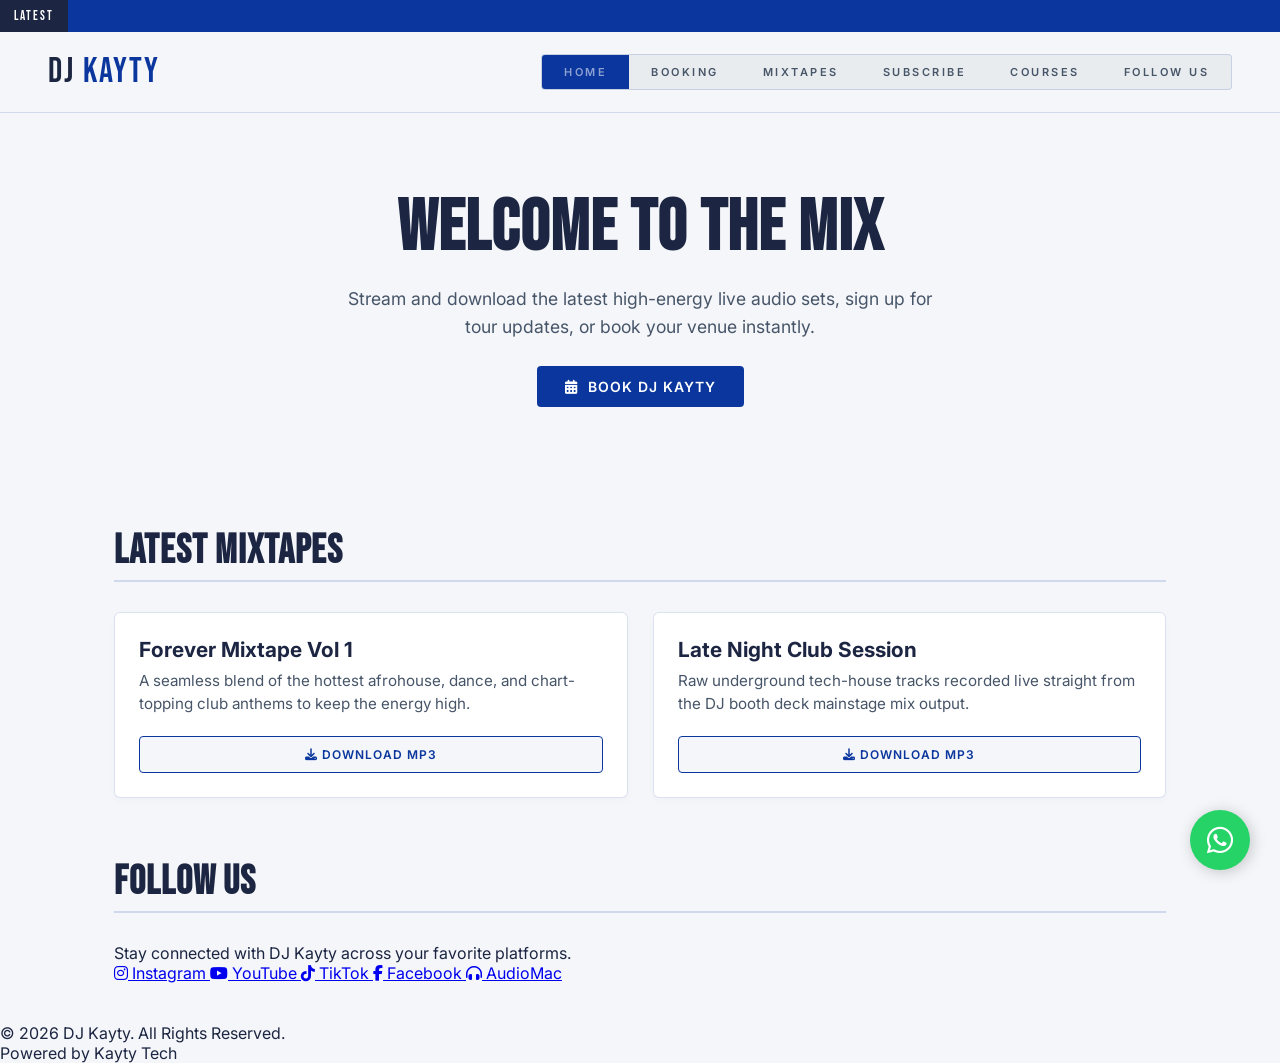
<file: index.html>
<!DOCTYPE html>
<html lang="en">

<head>
    <meta charset="UTF-8">
    <meta name="viewport" content="width=device-width, initial-scale=1.0">
    <title>DJ Kayty | Home</title>
    <link rel="stylesheet" href="https://cdnjs.cloudflare.com/ajax/libs/font-awesome/6.4.0/css/all.min.css">
    <link href="https://fonts.googleapis.com/css2?family=Bebas+Neue&family=Inter:wght=300;400;500;600&display=swap"
        rel="stylesheet">
    <script>
        (function (w, d, e, u, f, l, n) {
            w[f] = w[f] || function () {
                (w[f].q = w[f].q || [])
                    .push(arguments);
            }, l = d.createElement(e), l.async = 1, l.src = u,
                n = d.getElementsByTagName(e)[0], n.parentNode.insertBefore(l, n);
        })
            (window, document, 'script', 'https://assets.mailerlite.com/js/universal.js', 'ml');
        ml('account', '2432227');
    </script>
    <style>
        *,
        *::before,
        *::after {
            box-sizing: border-box;
            margin: 0;
            padding: 0;
        }

        :root {
            --blue: #0A369D;
            --blue-hover: #001F54;
            --whatsapp-green: #25D366;
            --whatsapp-hover: #128C7E;
            --bg: #F4F6F9;
            --bg-card: #ffffff;
            --text-dark: #1C2541;
            --text-muted: #475569;
            --border: rgba(10, 54, 157, 0.15);
        }

        html {
            scroll-behavior: smooth;
        }

        body {
            background: var(--bg);
            color: var(--text-dark);
            font-family: 'Inter', sans-serif;
            min-height: 100vh;
            overflow-x: hidden;
        }

        .fade-in {
            animation: fadein 0.9s ease both;
        }

        @keyframes fadein {
            from {
                opacity: 0;
                transform: translateY(18px);
            }

            to {
                opacity: 1;
                transform: none;
            }
        }

        /* TICKER */
        .ticker-wrap {
            background: var(--blue);
            overflow: hidden;
            height: 32px;
            display: flex;
            align-items: center;
            position: relative;
            z-index: 10;
        }

        .ticker-label {
            background: var(--text-dark);
            color: #ffffff;
            font-family: 'Bebas Neue', sans-serif;
            font-size: 13px;
            letter-spacing: 2px;
            padding: 0 14px;
            height: 100%;
            display: flex;
            align-items: center;
            flex-shrink: 0;
        }

        .ticker-track {
            display: inline-flex;
            position: absolute;
            top: 0;
            left: 100%;
            height: 100%;
            min-width: max-content;
            align-items: center;
            white-space: nowrap;
            animation: ticker 20s linear infinite;
        }

        .ticker-track span {
            font-family: 'Bebas Neue', sans-serif;
            font-size: 13px;
            letter-spacing: 2px;
            color: #ffffff;
            padding: 0 40px;
        }

        @keyframes ticker {
            0% {
                transform: translateX(0);
            }

            100% {
                transform: translateX(-100%);
            }
        }

        /* NAV */
        nav {
            position: relative;
            z-index: 10;
            display: flex;
            align-items: center;
            justify-content: space-between;
            padding: 22px 48px;
            border-bottom: 1px solid var(--border);
            background: rgba(244, 246, 249, 0.95);
            backdrop-filter: blur(10px);
        }

        .nav-logo {
            font-family: 'Bebas Neue', sans-serif;
            font-size: 2.2rem;
            line-height: 1;
            letter-spacing: 2px;
            text-decoration: none;
        }

        .nav-logo .dj {
            color: var(--text-dark);
        }

        .nav-logo .kayty {
            color: var(--blue);
        }

        nav ul {
            list-style: none;
            display: flex;
            gap: 0;
            border: 1px solid var(--border);
            border-radius: 4px;
            overflow: hidden;
            background: #E9ECEF;
        }

        nav ul li a {
            color: var(--text-muted);
            text-decoration: none;
            font-size: 11px;
            font-weight: 600;
            letter-spacing: 2.5px;
            text-transform: uppercase;
            padding: 10px 22px;
            display: block;
            transition: all 0.2s ease;
        }

        nav ul li a:hover {
            color: #ffffff;
            background: var(--blue);
        }

        /* HERO SECTION */
        .hero {
            padding: 80px 24px;
            text-align: center;
        }

        .hero h1 {
            font-family: 'Bebas Neue', sans-serif;
            font-size: 4.5rem;
            color: var(--text-dark);
            letter-spacing: 1px;
            line-height: 1;
        }

        .hero p {
            color: var(--text-muted);
            max-width: 600px;
            margin: 20px auto;
            font-size: 1.1rem;
            line-height: 1.6;
        }

        /* BUTTONS */
        .btn-container {
            display: flex;
            justify-content: center;
            gap: 15px;
            flex-wrap: wrap;
            margin-top: 25px;
        }

        .btn {
            display: inline-flex;
            align-items: center;
            gap: 10px;
            text-decoration: none;
            padding: 12px 28px;
            font-weight: 600;
            border-radius: 4px;
            font-size: 14px;
            text-transform: uppercase;
            letter-spacing: 1px;
            transition: background 0.2s, transform 0.1s;
        }

        .btn:active {
            transform: scale(0.98);
        }

        .btn-blue {
            background: var(--blue);
            color: #fff;
        }

        .btn-blue:hover {
            background: var(--blue-hover);
        }

        /* FLOATING WHATSAPP BUTTON (BOTTOM RIGHT) */
        .whatsapp-float {
            position: fixed;
            bottom: 30px;
            right: 30px;
            background-color: var(--whatsapp-green);
            color: #FFF;
            border-radius: 50px;
            text-align: center;
            font-size: 30px;
            box-shadow: 2px 2px 15px rgba(0, 0, 0, 0.2);
            z-index: 100;
            width: 60px;
            height: 60px;
            display: flex;
            align-items: center;
            justify-content: center;
            text-decoration: none;
            transition: all 0.3s ease;
        }

        .whatsapp-float:hover {
            background-color: var(--whatsapp-hover);
            transform: translateY(-5px);
        }

        /* SECTION STYLING */
        .container {
            max-width: 1100px;
            margin: 0 auto;
            padding: 40px 24px;
        }

        .section-title {
            font-family: 'Bebas Neue', sans-serif;
            font-size: 2.5rem;
            letter-spacing: 1px;
            margin-bottom: 30px;
            border-bottom: 2px solid var(--border);
            padding-bottom: 5px;
        }

        /* MIXTAPE GRID */
        .mixtape-grid {
            display: grid;
            grid-template-columns: repeat(auto-fit, minmax(280px, 1fr));
            gap: 25px;
            margin-bottom: 60px;
        }

        .mixtape-card {
            background: var(--bg-card);
            border: 1px solid var(--border);
            border-radius: 6px;
            padding: 24px;
            box-shadow: 0 4px 10px rgba(0, 0, 0, 0.02);
            display: flex;
            flex-direction: column;
            justify-content: space-between;
        }

        .mixtape-card h3 {
            font-size: 1.3rem;
            margin-bottom: 8px;
            color: var(--text-dark);
        }

        .mixtape-card p {
            color: var(--text-muted);
            font-size: 0.95rem;
            margin-bottom: 20px;
            line-height: 1.5;
        }

        .download-btn {
            background: var(--bg);
            color: var(--blue);
            border: 1px solid var(--blue);
            text-align: center;
            padding: 10px;
            border-radius: 4px;
            font-weight: 600;
            text-decoration: none;
            text-transform: uppercase;
            font-size: 12px;
            letter-spacing: 1px;
            transition: all 0.2s;
            display: block;
        }

        .download-btn:hover {
            background: var(--blue);
            color: #fff;
        }

        /* NEWSLETTER FORM */
        .subscribe-box {
            background: var(--bg-card);
            border: 1px solid var(--border);
            border-radius: 6px;
            padding: 40px;
            text-align: center;
            box-shadow: 0 4px 10px rgba(0, 0, 0, 0.02);
            max-width: 600px;
            margin: 0 auto 60px auto;
        }

        .subscribe-box h2 {
            font-family: 'Bebas Neue', sans-serif;
            font-size: 2.2rem;
            letter-spacing: 1px;
            margin-bottom: 10px;
        }

        .subscribe-box p {
            color: var(--text-muted);
            font-size: 0.95rem;
            margin-bottom: 25px;
        }

        .sub-form {
            display: flex;
            gap: 10px;
        }

        .sub-input {
            flex: 1;
            padding: 12px;
            border: 1px solid #CBD5E1;
            border-radius: 4px;
            font-size: 14px;
            background: #F8FAFC;
        }

        .sub-input:focus {
            outline: none;
            border-color: var(--blue);
        }

        .sub-btn {
            background: var(--blue);
            color: #ffffff;
            border: none;
            padding: 0 24px;
            font-size: 13px;
            font-weight: 600;
            text-transform: uppercase;
            letter-spacing: 1px;
            border-radius: 4px;
            cursor: pointer;
            transition: background 0.2s;
        }

        .sub-btn:hover {
            background: var(--blue-hover);
        }

        @media (max-width: 600px) {
            .sub-form {
                flex-direction: column;
            }

            nav {
                padding: 15px 20px;
                flex-direction: column;
                gap: 15px;
            }

            .whatsapp-float {
                bottom: 20px;
                right: 20px;
                width: 50px;
                height: 50px;
                font-size: 24px;
            }
        }
    </style>
</head>

<body>

    <a href="https://wa.me/0539206719" class="whatsapp-float" target="_blank">
        <i class="fa-brands fa-whatsapp"></i>
    </a>

    <div class="ticker-wrap">
        <div class="ticker-label">LATEST</div>
        <div class="ticker-track">
            <span>DJ KAYTY LIVE IN CONCERT 2026</span>
            <span>NEW MIXTAPE DROPPING SOON</span>
            <span>BOOKINGS OPEN FOR FALL/WINTER</span>
            <span>DONT FORGET TO CHAT ON WHATSAPP</span>
            <span>PLEASE SWIPE ON THE SCREEN TO GET THE COURCES PAGE</span>
        </div>
    </div>

    <nav>
        <a href="#home" class="nav-logo">
            <span class="dj">DJ</span> <span class="kayty">KAYTY</span>
        </a>
        <ul>
            <li><a href="#home" style="color: #ffffff88; background: var(--blue);">Home</a></li>
            <li><a href="booking.html">Booking</a></li>
            <li><a href="#mixtapes">Mixtapes</a></li>
            <li><a href="subscribe.html">Subscribe</a></li>
            <li><a href="courses.html">Courses</a></li>
            <li><a href="#follow">Follow Us</a></li>
        </ul>
    </nav>

    <header id="home" class="hero fade-in">
        <h1>WELCOME TO THE MIX</h1>
        <p>Stream and download the latest high-energy live audio sets, sign up for tour updates, or book your venue
            instantly.</p>
        <div class="btn-container">
            <a href="booking.html" class="btn btn-blue"><i class="fa-solid fa-calendar-days"></i> Book DJ Kayty</a>
        </div>
    </header>

    <div class="container fade-in">

        <section id="mixtapes">
            <h2 class="section-title">Latest Mixtapes</h2>
            <div class="mixtape-grid">

                <div class="mixtape-card">
                    <div>
                        <h3>Forever Mixtape Vol 1</h3>
                        <p>A seamless blend of the hottest afrohouse, dance, and chart-topping club anthems to keep the
                            energy high.</p>
                    </div>
                    <a href="#" class="download-btn" download><i class="fa-solid fa-download"></i> Download MP3</a>
                </div>

                <div class="mixtape-card">
                    <div>
                        <h3>Late Night Club Session</h3>
                        <p>Raw underground tech-house tracks recorded live straight from the DJ booth deck mainstage mix
                            output.</p>
                    </div>
                    <a href="#" class="download-btn" download><i class="fa-solid fa-download"></i> Download MP3</a>
                </div>
            </div>
        </section>

        <section id="follow" class="social-section">
            <h2 class="section-title">Follow Us</h2>
            <p>Stay connected with DJ Kayty across your favorite platforms.</p>
            <div class="social-grid">
                <a href="https://www.instagram.com/" target="_blank" class="social-card instagram">
                    <i class="fa-brands fa-instagram"></i>
                    <span>Instagram</span>
                </a>
                <a href="https://www.youtube.com/" target="_blank" class="social-card youtube">
                    <i class="fa-brands fa-youtube"></i>
                    <span>YouTube</span>
                </a>
                <a href="https://www.tiktok.com/" target="_blank" class="social-card tiktok">
                    <i class="fa-brands fa-tiktok"></i>
                    <span>TikTok</span>
                </a>
                <a href="https://www.facebook.com/" target="_blank" class="social-card facebook">
                    <i class="fa-brands fa-facebook-f"></i>
                    <span>Facebook</span>
                </a>
                <a href="https://audiomac.com/" target="_blank" class="social-card audiomac">
                    <i class="fa-solid fa-headphones-simple"></i>
                    <span>AudioMac</span>
                </a>
            </div>
        </section>
    </div>
    <footer class="site-footer">
        <p>&copy; 2026 DJ Kayty. All Rights Reserved.</p>
        <p class="powered-by">Powered by <span class="tech-brand">Kayty Tech</span></p>
    </footer>
</body>

</html>
</file>
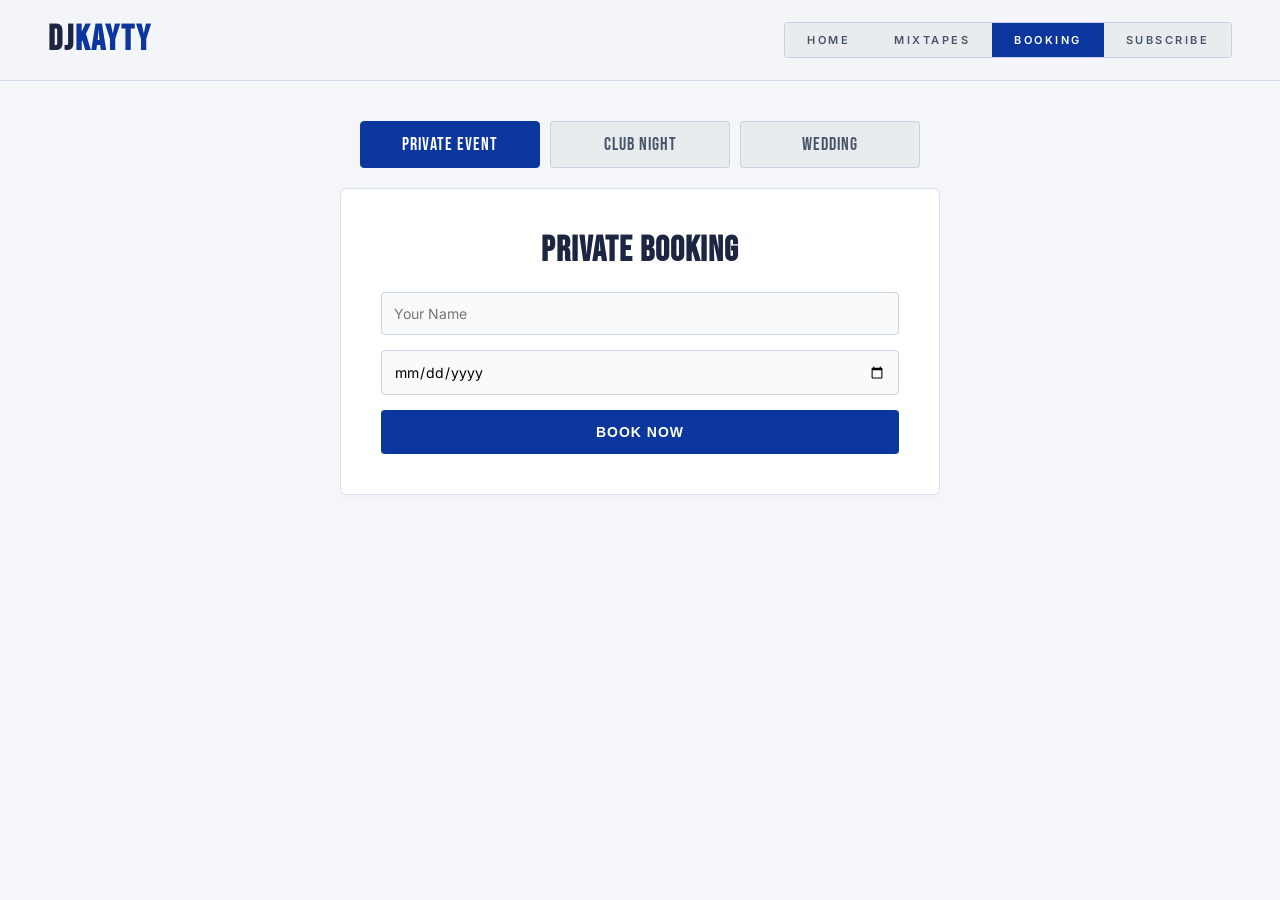
<file: booking.html>
<!DOCTYPE html>
<html lang="en">
<head>
    <meta charset="UTF-8">
    <meta name="viewport" content="width=device-width, initial-scale=1.0">
    <title>Book DJ Kayty</title>
    <link rel="stylesheet" href="https://cdnjs.cloudflare.com/ajax/libs/font-awesome/6.4.0/css/all.min.css">
    <link href="https://fonts.googleapis.com/css2?family=Bebas+Neue&family=Inter:wght=300;400;500;600&display=swap" rel="stylesheet">
    <style>
        *, *::before, *::after { box-sizing: border-box; margin: 0; padding: 0; }

        :root {
            --blue: #0A369D;         
            --blue-hover: #001F54;   
            --bg: #F4F6F9;           
            --bg-card: #ffffff;      
            --text-dark: #1C2541;    
            --text-muted: #475569;   
            --border: rgba(10, 54, 157, 0.15);
        }

        body {
            background: var(--bg);
            color: var(--text-dark);
            font-family: 'Inter', sans-serif;
            min-height: 100vh;
            padding-bottom: 60px;
        }

        /* NAV */
        nav {
            display: flex;
            align-items: center;
            justify-content: space-between;
            padding: 22px 48px;
            border-bottom: 1px solid var(--border);
            background: rgba(244, 246, 249, 0.95);
        }
        .nav-logo-heading {
            font-family: 'Bebas Neue', sans-serif;
            font-size: 2.2rem;
            line-height: 1;
            letter-spacing: 2px;
        }
        .dj-text { color: var(--text-dark); }
        .kayty-text { color: var(--blue); }
        nav ul {
            list-style: none;
            display: flex;
            border: 1px solid var(--border);
            border-radius: 4px;
            overflow: hidden;
            background: #E9ECEF;
        }
        nav ul li a {
            color: var(--text-muted);
            text-decoration: none;
            font-size: 11px;
            font-weight: 600;
            letter-spacing: 2.5px;
            text-transform: uppercase;
            padding: 10px 22px;
            display: block;
            transition: all 0.2s ease;
        }
        nav ul li a:hover, nav ul li a.gold-link {
            color: #ffffff;
            background: var(--blue);
        }

        /* TABS */
        .tabs {
            display: flex;
            justify-content: center;
            margin: 40px auto 20px auto;
            max-width: 600px;
            gap: 10px;
            padding: 0 20px;
        }
        .tab-link {
            flex: 1;
            background: #E9ECEF;
            border: 1px solid var(--border);
            padding: 12px;
            font-family: 'Bebas Neue', sans-serif;
            font-size: 1.1rem;
            letter-spacing: 1px;
            cursor: pointer;
            border-radius: 4px;
            color: var(--text-muted);
            transition: all 0.2s;
        }
        .tab-link:hover, .tab-link.active {
            background: var(--blue);
            color: #ffffff;
            border-color: var(--blue);
        }

        /* FORM BOX */
        .tab-content {
            max-width: 600px;
            margin: 0 auto;
            background: var(--bg-card);
            padding: 40px;
            border-radius: 6px;
            border: 1px solid var(--border);
            box-shadow: 0 4px 10px rgba(0,0,0,0.02);
            display: none;
        }
        .tab-content h3 {
            font-family: 'Bebas Neue', sans-serif;
            font-size: 2.2rem;
            letter-spacing: 1px;
            margin-bottom: 20px;
            text-align: center;
        }
        .book-input {
            width: 100%;
            padding: 12px;
            margin-bottom: 15px;
            border: 1px solid #CBD5E1;
            border-radius: 4px;
            font-family: 'Inter', sans-serif;
            font-size: 14px;
            background: #F8FAFC;
        }
        .book-input:focus {
            outline: none;
            border-color: var(--blue);
            background: #ffffff;
        }
        .enroll-btn {
            width: 100%;
            background: var(--blue);
            color: #ffffff;
            border: none;
            padding: 14px;
            font-size: 14px;
            font-weight: 600;
            text-transform: uppercase;
            letter-spacing: 1px;
            border-radius: 4px;
            cursor: pointer;
            transition: background 0.2s;
        }
        .enroll-btn:hover {
            background: var(--blue-hover);
        }

        @media (max-width: 600px) {
            nav { padding: 15px 20px; flex-direction: column; gap: 15px; }
            .tabs { flex-direction: column; }
        }
    </style>
</head>
<body>

    <nav>
        <h1 class="nav-logo-heading"><span class="dj-text">DJ</span><span class="kayty-text">KAYTY</span></h1>
        <ul>
            <li><a href="index.html">Home</a></li>
            <li><a href="index.html#mixtapes">Mixtapes</a></li>
            <li><a href="booking.html" class="gold-link">Booking</a></li>
            <li><a href="index.html#subscribe">Subscribe</a></li>
        </ul>
    </nav>

    <div class="tabs">
        <button class="tab-link active" onclick="openBooking(event, 'Private')">PRIVATE EVENT</button>
        <button class="tab-link" onclick="openBooking(event, 'Club')">CLUB NIGHT</button>
        <button class="tab-link" onclick="openBooking(event, 'Wedding')">WEDDING</button>
    </div>

    <div id="Private" class="tab-content" style="display:block;">
        <h3 style="color: var(--text-dark);">Private Booking</h3>
        <form action="https://wa.me/233539206719" method="get" target="_blank">
            <input type="text" name="text" placeholder="Your Name" required class="book-input">
            <input type="date" name="date" required class="book-input">
            <button type="submit" class="enroll-btn">BOOK NOW</button>
        </form>
    </div>

    <div id="Club" class="tab-content">
        <h3 style="color: var(--text-dark);">Club Night</h3>
        <form action="https://wa.me/233539206719" method="get" target="_blank">
            <input type="text" name="text" placeholder="Club Name/Location" required class="book-input">
            <input type="date" name="date" required class="book-input">
            <button type="submit" class="enroll-btn">BOOK NOW</button>
        </form>
    </div>

    <div id="Wedding" class="tab-content">
        <h3 style="color: var(--text-dark);">Wedding</h3>
        <form action="https://wa.me/233539206719" method="get" target="_blank">
            <input type="text" name="text" placeholder="Couple's Name" required class="book-input">
            <input type="date" name="date" required class="book-input">
            <button type="submit" class="enroll-btn">BOOK NOW</button>
        </form>
    </div>

    <script>
    function openBooking(evt, type) {
        var i, tabcontent, tablinks;
        tabcontent = document.getElementsByClassName("tab-content");
        for (i = 0; i < tabcontent.length; i++) { tabcontent[i].style.display = "none"; }
        tablinks = document.getElementsByClassName("tab-link");
        for (i = 0; i < tablinks.length; i++) { tablinks[i].classList.remove("active"); }
        document.getElementById(type).style.display = "block";
        evt.currentTarget.classList.add("active");
    }
    </script>
</body>
</html>
</file>
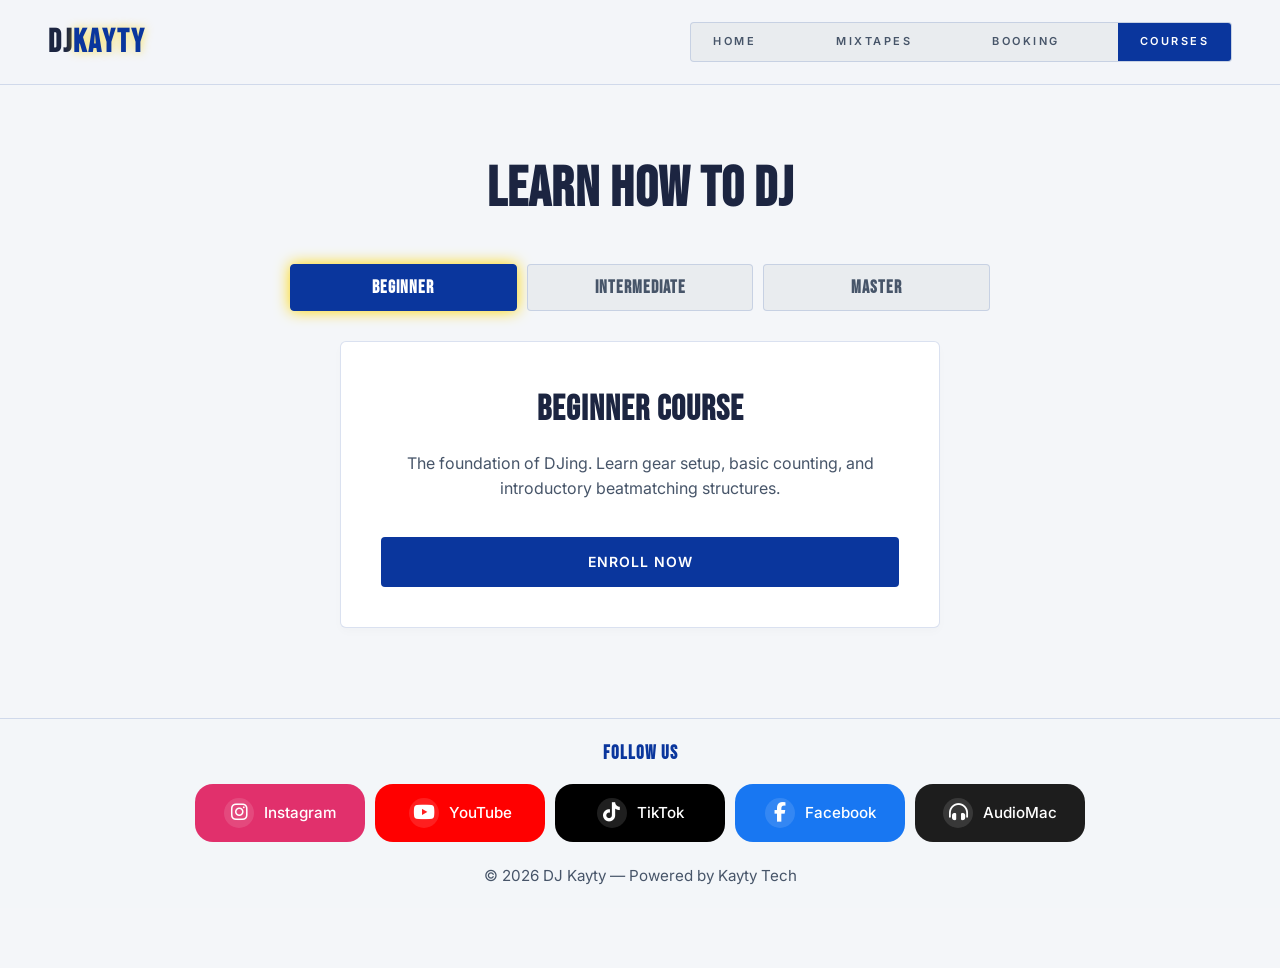
<file: courses.html>
<!DOCTYPE html>
<html lang="en">

<head>
    <meta charset="UTF-8">
    <meta name="viewport" content="width=device-width, initial-scale=1.0">
    <title>Courses | DJ Kayty</title>
    <link rel="stylesheet" href="style.css">
    <link rel="stylesheet" href="https://cdnjs.cloudflare.com/ajax/libs/font-awesome/6.4.0/css/all.min.css">
    <link href="https://fonts.googleapis.com/css2?family=Bebas+Neue&family=Inter:wght=300;400;500;600&display=swap"
        rel="stylesheet">
    <style>
        *,
        *::before,
        *::after {
            box-sizing: border-box;
            margin: 0;
            padding: 0;
        }

        :root {
            --blue: #0A369D;
            --blue-hover: #001F54;
            --bg: #F4F6F9;
            --bg-card: #ffffff;
            --text-dark: #1C2541;
            --text-muted: #475569;
            --border: rgba(10, 54, 157, 0.15);
        }

        body {
            background: var(--bg);
            color: var(--text-dark);
            font-family: 'Inter', sans-serif;
            min-height: 100vh;
            padding-bottom: 60px;
        }

        /* NAV */
        nav {
            display: flex;
            align-items: center;
            justify-content: space-between;
            padding: 22px 48px;
            border-bottom: 1px solid var(--border);
            background: rgba(244, 246, 249, 0.95);
        }

        nav h1 {
            font-family: 'Bebas Neue', sans-serif;
            font-size: 2.2rem;
            line-height: 1;
            letter-spacing: 2px;
        }

        .dj-text {
            color: var(--text-dark);
        }

        .kayty-text {
            color: var(--blue);
        }

        nav ul {
            list-style: none;
            display: flex;
            border: 1px solid var(--border);
            border-radius: 4px;
            overflow: hidden;
            background: #E9ECEF;
        }

        nav ul li a {
            color: var(--text-muted);
            text-decoration: none;
            font-size: 11px;
            font-weight: 600;
            letter-spacing: 2.5px;
            text-transform: uppercase;
            padding: 10px 22px;
            display: block;
            transition: all 0.2s ease;
        }

        nav ul li a:hover {
            color: #ffffff;
            background: var(--blue);
        }

        /* TABS CONTAINER */
        .tabs {
            display: flex;
            justify-content: center;
            margin: 0 auto 30px auto;
            max-width: 700px;
            gap: 10px;
            flex-wrap: wrap;
        }

        .tab-link {
            flex: 1 1 180px;
            background: #E9ECEF;
            border: 1px solid var(--border);
            padding: 12px;
            font-family: 'Bebas Neue', sans-serif;
            font-size: 1.1rem;
            letter-spacing: 1px;
            cursor: pointer;
            border-radius: 4px;
            color: var(--text-muted);
            transition: all 0.2s;
            text-align: center;
            min-width: 140px;
        }

        .tab-link:hover,
        .tab-link.active {
            background: var(--blue);
            color: #ffffff;
            border-color: var(--blue);
        }

        /* CONTENT CARD */
        .tab-content {
            max-width: 600px;
            margin: 0 auto;
            background: var(--bg-card);
            padding: 40px;
            border-radius: 6px;
            border: 1px solid var(--border);
            box-shadow: 0 4px 10px rgba(0, 0, 0, 0.02);
            display: none;
        }

        .tab-content h3 {
            font-family: 'Bebas Neue', sans-serif;
            font-size: 2.2rem;
            letter-spacing: 1px;
            margin-bottom: 12px;
        }

        .tab-content p {
            color: var(--text-muted);
            font-size: 1rem;
            margin-bottom: 25px;
            line-height: 1.6;
        }

        .enroll-btn {
            display: inline-block;
            width: 100%;
            background: var(--blue);
            color: #ffffff;
            border: none;
            padding: 14px;
            font-size: 14px;
            font-weight: 600;
            text-transform: uppercase;
            letter-spacing: 1px;
            border-radius: 4px;
            text-decoration: none;
            transition: background 0.2s;
        }

        .enroll-btn:hover {
            background: var(--blue-hover);
        }

        @media (max-width: 600px) {
            nav {
                padding: 15px 20px;
                flex-direction: column;
                gap: 15px;
            }

            .tabs {
                flex-direction: row;
                flex-wrap: wrap;
            }

            .tab-link {
                flex: 1 1 100%;
                min-width: 0;
            }
        }
    </style>
</head>

<body>

    <nav>
        <h1><span class="dj-text">DJ</span><span class="kayty-text">KAYTY</span></h1>
        <ul>
            <li><a href="index.html">Home</a></li>
            <li><a href="index.html#mixtapes">Mixtapes</a></li>
            <li><a href="booking.html">Booking</a></li>
            <li><a href="courses.html" style="color: #ffffff; background: var(--blue);">Courses</a></li>
        </ul>
    </nav>

    <section id="course-content" style="padding: 60px 20px; text-align: center;">
        <h2 style="font-family: 'Bebas Neue', sans-serif; font-size: 3.5rem; margin-bottom: 30px; letter-spacing: 1px;">
            Learn How To DJ</h2>

        <div class="tabs">
            <button class="tab-link active" onclick="openCourse(event, 'Beginner')">BEGINNER</button>
            <button class="tab-link" onclick="openCourse(event, 'Intermediate')">INTERMEDIATE</button>
            <button class="tab-link" onclick="openCourse(event, 'Master')">MASTER</button>
        </div>

        <div id="Beginner" class="tab-content" style="display:block;">
            <h3>Beginner Course</h3>
            <p>The foundation of DJing. Learn gear setup, basic counting, and introductory beatmatching structures.</p>
            <a href="https://wa.me/233539206719?text=I%20want%20to%20enroll%20in%20the%20Beginner%20Course"
                class="enroll-btn" target="_blank">ENROLL NOW</a>
        </div>

        <div id="Intermediate" class="tab-content">
            <h3>Intermediate Course</h3>
            <p>Focus on fluid EQ mixing, tactical phrase matching, loop control, and advanced software features.</p>
            <a href="https://wa.me/233539206719?text=I%20want%20to%20enroll%20in%20the%20Intermediate%20Course"
                class="enroll-btn" target="_blank">ENROLL NOW</a>
        </div>

        <div id="Master" class="tab-content">
            <h3>Master Course</h3>
            <p>Master the art of DJing with performance programming, advanced transitions, and crowd reading skills.</p>
            <a href="https://wa.me/233539206719?text=I%20want%20to%20enroll%20in%20the%20Master%20Course"
                class="enroll-btn" target="_blank">ENROLL NOW</a>
        </div>
    </section>

    <footer class="site-footer"
        style="background: rgba(244,246,249,0.85); margin-top: 30px; padding: 20px 10px; border-top: 1px solid var(--border);">
        <div class="footer-follow">
            <h3>Follow Us</h3>
            <div class="footer-social-grid">
                <a href="https://www.instagram.com/" target="_blank" rel="noopener" class="footer-social instagram"><i
                        class="fa-brands fa-instagram"></i> Instagram</a>
                <a href="https://www.youtube.com/" target="_blank" rel="noopener" class="footer-social youtube"><i
                        class="fa-brands fa-youtube"></i> YouTube</a>
                <a href="https://www.tiktok.com/" target="_blank" rel="noopener" class="footer-social tiktok"><i
                        class="fa-brands fa-tiktok"></i> TikTok</a>
                <a href="https://www.facebook.com/" target="_blank" rel="noopener" class="footer-social facebook"><i
                        class="fa-brands fa-facebook-f"></i> Facebook</a>
                <a href="https://audiomac.com/" target="_blank" rel="noopener" class="footer-social audiomac"><i
                        class="fa-solid fa-headphones-simple"></i> AudioMac</a>
            </div>
        </div>
        <p style="margin:0; color: var(--text-muted); font-size: 0.95rem;">&copy; 2026 DJ Kayty — Powered by Kayty Tech
        </p>
    </footer>

    <script>
        function openCourse(evt, courseName) {
            var i, tabcontent, tablinks;
            tabcontent = document.getElementsByClassName("tab-content");
            for (i = 0; i < tabcontent.length; i++) {
                tabcontent[i].style.display = "none";
            }
            tablinks = document.getElementsByClassName("tab-link");
            for (i = 0; i < tablinks.length; i++) {
                tablinks[i].classList.remove("active");
            }
            document.getElementById(courseName).style.display = "block";
            evt.currentTarget.classList.add("active");
        }
    </script>
</body>

</html>
</file>
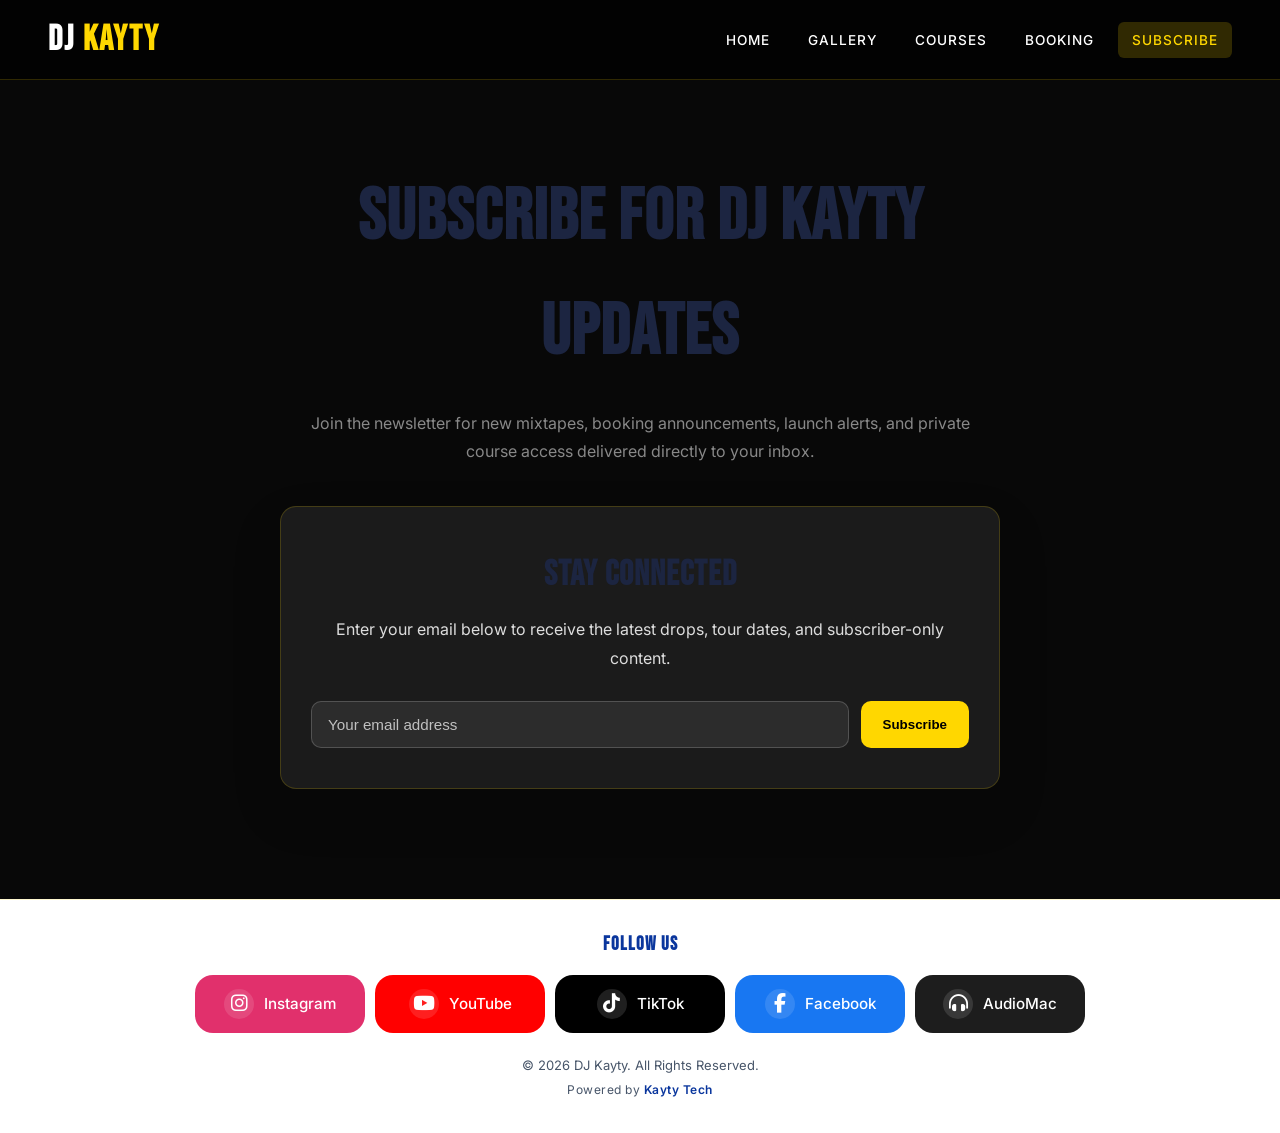
<file: subscribe.html>
<!DOCTYPE html>
<html lang="en">

<head>
    <meta charset="UTF-8">
    <meta name="viewport" content="width=device-width, initial-scale=1.0">
    <title>Subscribe | DJ Kayty</title>
    <link rel="stylesheet" href="style.css">
    <link rel="stylesheet" href="https://cdnjs.cloudflare.com/ajax/libs/font-awesome/6.4.0/css/all.min.css">
    <link href="https://fonts.googleapis.com/css2?family=Bebas+Neue&family=Inter:wght=300;400;500;600&display=swap"
        rel="stylesheet">
    <style>
        body {
            background: var(--bg);
            color: var(--text);
            font-family: 'Inter', sans-serif;
            min-height: 100vh;
            padding: 0;
            margin: 0;
        }

        nav {
            display: flex;
            align-items: center;
            justify-content: space-between;
            padding: 22px 48px;
            border-bottom: 1px solid rgba(255, 215, 0, 0.18);
            background: rgba(0, 0, 0, 0.75);
            color: #fff;
        }

        .nav-logo {
            font-family: 'Bebas Neue', sans-serif;
            font-size: 2.2rem;
            text-decoration: none;
            color: #fff;
        }

        .nav-logo .dj {
            color: #fff;
        }

        .nav-logo .kayty {
            color: var(--gold);
        }

        nav ul {
            display: flex;
            gap: 10px;
            list-style: none;
            margin: 0;
            padding: 0;
        }

        nav ul li a {
            color: #fff;
            text-decoration: none;
            font-size: 0.85rem;
            letter-spacing: 1px;
            text-transform: uppercase;
            padding: 10px 14px;
            border-radius: 6px;
            transition: background 0.2s ease;
        }

        nav ul li a:hover,
        nav ul li a.active {
            background: rgba(255, 215, 0, 0.18);
            color: var(--gold);
        }

        .subscribe-page {
            padding: 80px 24px 60px;
        }

        .page-inner {
            max-width: 720px;
            margin: 0 auto;
            text-align: center;
        }

        .page-inner h1 {
            font-family: 'Bebas Neue', sans-serif;
            font-size: clamp(3rem, 6vw, 4.5rem);
            margin-bottom: 18px;
            letter-spacing: 1px;
        }

        .page-inner p {
            color: var(--muted);
            font-size: 1rem;
            line-height: 1.8;
            max-width: 660px;
            margin: 0 auto 40px auto;
        }

        .subscribe-box {
            background: rgba(255, 255, 255, 0.08);
            border: 1px solid rgba(255, 215, 0, 0.18);
            border-radius: 16px;
            padding: 40px 30px;
            box-shadow: 0 22px 50px rgba(0, 0, 0, 0.15);
        }

        .subscribe-box h2 {
            font-family: 'Bebas Neue', sans-serif;
            font-size: 2.2rem;
            margin-bottom: 12px;
        }

        .subscribe-box p {
            color: #ddd;
            margin-bottom: 28px;
        }

        .sub-form {
            display: flex;
            flex-wrap: wrap;
            gap: 12px;
            justify-content: center;
        }

        .sub-input {
            flex: 1;
            min-width: 220px;
            padding: 14px 16px;
            border-radius: 10px;
            border: 1px solid rgba(255, 255, 255, 0.18);
            background: rgba(255, 255, 255, 0.08);
            color: #fff;
            font-size: 0.95rem;
        }

        .sub-input::placeholder {
            color: rgba(255, 255, 255, 0.7);
        }

        .sub-btn {
            background: var(--gold);
            color: #000;
            border: none;
            padding: 14px 22px;
            border-radius: 10px;
            font-weight: 700;
            cursor: pointer;
            transition: transform 0.2s ease;
        }

        .sub-btn:hover {
            transform: translateY(-1px);
        }

        @media (max-width: 640px) {
            nav {
                padding: 18px 20px;
                flex-direction: column;
                gap: 18px;
            }

            .subscribe-page {
                padding: 40px 16px 40px;
            }

            .subscribe-box {
                padding: 30px 20px;
            }

            .sub-form {
                flex-direction: column;
            }
        }
    </style>
</head>

<body>
    <nav>
        <a href="index.html" class="nav-logo"><span class="dj">DJ</span> <span class="kayty">KAYTY</span></a>
        <ul>
            <li><a href="index.html">Home</a></li>
            <li><a href="gallery.html">Gallery</a></li>
            <li><a href="courses.html">Courses</a></li>
            <li><a href="booking.html">Booking</a></li>
            <li><a href="subscribe.html" class="active">Subscribe</a></li>
        </ul>
    </nav>
    <main class="subscribe-page">
        <div class="page-inner">
            <h1>Subscribe for DJ Kayty Updates</h1>
            <p>Join the newsletter for new mixtapes, booking announcements, launch alerts, and private course access
                delivered directly to your inbox.</p>
            <div class="subscribe-box">
                <h2>Stay connected</h2>
                <p>Enter your email below to receive the latest drops, tour dates, and subscriber-only content.</p>
                <form class="sub-form" action="#" method="post">
                    <input type="email" name="email" placeholder="Your email address" required class="sub-input">
                    <button type="submit" class="sub-btn">Subscribe</button>
                </form>
            </div>
        </div>
    </main>
    <footer class="site-footer">
        <div class="footer-follow">
            <h3>Follow Us</h3>
            <div class="footer-social-grid">
                <a href="https://www.instagram.com/" target="_blank" rel="noopener" class="footer-social instagram"><i
                        class="fa-brands fa-instagram"></i> Instagram</a>
                <a href="https://www.youtube.com/" target="_blank" rel="noopener" class="footer-social youtube"><i
                        class="fa-brands fa-youtube"></i> YouTube</a>
                <a href="https://www.tiktok.com/" target="_blank" rel="noopener" class="footer-social tiktok"><i
                        class="fa-brands fa-tiktok"></i> TikTok</a>
                <a href="https://www.facebook.com/" target="_blank" rel="noopener" class="footer-social facebook"><i
                        class="fa-brands fa-facebook-f"></i> Facebook</a>
                <a href="https://audiomac.com/" target="_blank" rel="noopener" class="footer-social audiomac"><i
                        class="fa-solid fa-headphones-simple"></i> AudioMac</a>
            </div>
        </div>
        <p>&copy; 2026 DJ Kayty. All Rights Reserved.</p>
        <p class="powered-by">Powered by <span class="tech-brand">Kayty Tech</span></p>
    </footer>
</body>

</html>
</file>
<file: style.css>
/* 1. Global Page Look */
body {
    background-image: url('images/background.jpg');
    background-size: cover;
    background-position: center;
    background-attachment: fixed;
    color: white;
    font-family: Arial, sans-serif;
    margin: 0;
    padding: 0;
    min-height: 100vh;
    width: 100%;
    overflow-x: hidden;
}

html {
    width: 100%;
    scroll-behavior: smooth;
}

img,
video,
iframe,
embed,
object,
.responsive-media {
    max-width: 100%;
    height: auto;
}

.container,
.page-wrapper,
.content,
.main-content {
    width: 100%;
    max-width: 1200px;
    margin: 0 auto;
    padding: 0 16px;
}

/* 2. Navigation */
nav {
    display: flex;
    justify-content: space-between;
    align-items: center;
    padding: 20px 50px;
    background-color: #0a0a0a;
    border-bottom: 2px solid #FFD700;
}

.dj-text {
    color: #333;
    font-size: 32px;
}

.kayty-text {
    color: #FFD700;
    font-size: 32px;
    text-shadow: 0px 0px 10px rgba(255, 215, 0, 0.7);
}

nav ul {
    list-style: none;
    display: flex;
    gap: 30px;
}

nav a {
    color: #fff;
    text-decoration: none;
    font-weight: bold;
}

/* 3. Bottom-Right Action Container */
.action-container {
    position: fixed;
    bottom: 30px;
    right: 30px;
    /* Pinned to the right */
    display: flex;
    flex-direction: column;
    gap: 15px;
    z-index: 1000;
    align-items: flex-end;
    /* Keeps everything aligned to the right */
}

/* 4. WhatsApp Button (Glowing Green) */
.chat-btn {
    background-color: #25D366;
    color: white;
    padding: 10px 15px;
    border-radius: 25px;
    text-decoration: none;
    font-weight: bold;
    display: flex;
    align-items: center;
    gap: 8px;
    width: fit-content;
    animation: glow-green 2s infinite;
}

@keyframes glow-green {

    0%,
    100% {
        box-shadow: 0 0 5px #25D366;
        opacity: 0.8;
    }

    50% {
        box-shadow: 0 0 20px #25D366;
        opacity: 1;
    }
}

/* 5. Subscribe Button (Shaking/Glowing Gold) */
.subscribe-container {
    background-color: transparent;
    text-decoration: none;
    display: flex;
    align-items: center;
    gap: 8px;
    color: #080808;
    font-weight: bold;
    font-size: 16px;
    cursor: pointer;
    background: rgba(0, 0, 0, 0.5);
    /* Added slight background so it's readable */
    padding: 10px;
    border-radius: 10px;
}

/* Apply animations ONLY to the icons and text inside, not the whole screen */
.bell-icon {
    font-size: 24px;
    animation: shake 1s infinite;
    display: inline-block;
}

.subscribe-text {
    animation: glow-fade 2s infinite;
}

@keyframes shake {

    0%,
    100% {
        transform: rotate(0deg);
    }

    25% {
        transform: rotate(-15deg);
    }

    50% {
        transform: rotate(15deg);
    }

    75% {
        transform: rotate(-10deg);
    }
}

@keyframes glow-fade {

    0%,
    100% {
        opacity: 0.5;
    }

    50% {
        opacity: 1;
        text-shadow: 0 0 10px #FFD700;
    }
}

/* Tab Container */
.tabs {
    display: flex;
    justify-content: center;
    gap: 5px;
    margin-top: 30px;
}

/* Tab Button Style */
.tab-link {
    background: transparent;
    color: #FFD700;
    border: 2px solid #FFD700;
    padding: 12px 25px;
    cursor: pointer;
    font-weight: bold;
    text-transform: uppercase;
    transition: all 0.3s ease;
}

/* Active Gold State */
.tab-link.active,
.tab-link:hover {
    background: #FFD700;
    color: #000;
    box-shadow: 0 0 15px #FFD700;
}

/* Content Box */
.tab-content {
    display: none;
    padding: 30px;
    background: #111;
    border: 1px solid #333;
    max-width: 600px;
    margin: 20px auto;
    border-radius: 0 0 10px 10px;
    text-align: center;
    border-top: none;
}

/* Mobile Fix */
@media (max-width: 600px) {
    .tabs {
        flex-direction: column;
        gap: 10px;
    }

    .tab-link {
        width: 100%;
    }
}

/* Base responsive support for mobile screens */
@media (max-width: 768px) {
    nav {
        flex-direction: column;
        align-items: stretch;
        padding: 16px;
        gap: 12px;
    }

    nav ul {
        flex-direction: column;
        gap: 12px;
        width: 100%;
    }

    nav a {
        width: 100%;
        text-align: center;
        padding: 10px 0;
    }

    .action-container {
        right: 16px;
        bottom: 16px;
    }

    .tab-content,
    .enroll-btn,
    .book-input,
    .ml-onclick-form {
        width: 100%;
        box-sizing: border-box;
    }
}

@media (max-width: 480px) {
    nav {
        padding: 12px 14px;
    }

    .dj-text,
    .kayty-text {
        font-size: 26px;
    }

    .chat-btn,
    .subscribe-container {
        padding: 10px 12px;
        width: auto;
    }

    .tab-link {
        padding: 10px 12px;
        font-size: 14px;
    }

    .tab-content {
        padding: 20px;
        margin: 15px auto;
    }

    .enroll-btn {
        padding: 12px 18px;
    }
}

.social-section {
    margin: 40px auto 30px;
    padding: 30px 24px;
    background: transparent;
    border: none;
    border-radius: 0;
    text-align: center;
    max-width: 100%;
}

.social-section .section-title {
    margin-bottom: 20px;
    font-size: 1.8rem;
    color: var(--gold);
    letter-spacing: 1px;
}

.social-section p {
    margin-bottom: 20px;
    color: rgba(255, 255, 255, 0.7);
    font-size: 0.95rem;
}

.social-grid {
    display: grid;
    grid-template-columns: repeat(4, minmax(140px, 1fr));
    gap: 18px;
    max-width: 900px;
    margin: 0 auto;
}

.social-card {
    display: flex;
    flex-direction: column;
    align-items: center;
    justify-content: center;
    gap: 14px;
    min-height: 170px;
    border-radius: 24px;
    color: #fff;
    text-decoration: none;
    font-weight: 700;
    transition: transform 0.25s ease, box-shadow 0.25s ease;
    padding: 20px;
    text-align: center;
    box-shadow: 0 10px 30px rgba(0, 0, 0, 0.12);
}

.social-card i {
    font-size: 2.6rem;
    width: 72px;
    height: 72px;
    display: grid;
    place-items: center;
    border-radius: 50%;
    background: rgba(255, 255, 255, 0.12);
}

.social-card:hover {
    transform: translateY(-6px);
    box-shadow: 0 20px 45px rgba(0, 0, 0, 0.2);
}

.social-card span {
    font-size: 1rem;
}

.social-card.instagram {
    background: radial-gradient(circle at 20% 20%, #fd5, #f0755a 35%, #c93692 65%, #405de6);
}

.social-card.youtube {
    background: linear-gradient(135deg, #ff0000 0%, #c4302b 100%);
}

.social-card.tiktok {
    background: linear-gradient(135deg, #69c9d0 0%, #ffffff 30%, #000000 100%);
    color: #fff;
}

.social-card.facebook {
    background: linear-gradient(135deg, #1877f2 0%, #0f5bb5 100%);
}

.social-card.audiomac {
    background: linear-gradient(135deg, #1d1d1d 0%, #434343 100%);
}

@media (max-width: 900px) {
    .social-grid {
        grid-template-columns: repeat(2, minmax(140px, 1fr));
    }
}

@media (max-width: 600px) {
    .social-grid {
        grid-template-columns: 1fr;
    }
}

/* Enroll Button Style */
.enroll-btn {
    display: inline-block;
    margin-top: 20px;
    padding: 12px 30px;
    background-color: #FFD700;
    color: #000;
    text-decoration: none;
    font-weight: bold;
    border-radius: 50px;
    transition: transform 0.3s ease, box-shadow 0.3s ease;
}

.enroll-btn:hover {
    transform: scale(1.05);
    box-shadow: 0 0 15px #FFD700;
}

/* Gold Form Input Styling */
.book-input {
    display: block;
    width: 80%;
    margin: 10px auto;
    padding: 12px;
    background: #000;
    border: 2px solid #FFD700;
    color: #fff;
    border-radius: 5px;
    font-size: 16px;
}

/* Ensure the tab content stays consistent */
.tab-content {
    display: none;
    padding: 30px;
    background: #111;
    border: 1px solid #333;
    max-width: 500px;
    margin: 20px auto;
    border-radius: 10px;
    text-align: center;
}

/* The Enroll/Book Button */
.enroll-btn {
    background-color: #FFD700;
    color: #000;
    padding: 12px 30px;
    border: none;
    font-weight: bold;
    cursor: pointer;
    border-radius: 5px;
    margin-top: 10px;
}

/* Style the button to match your theme */
.ml-onclick-form {
    background-color: #FFD700;
    /* Gold background */
    color: #000;
    /* Black text */
    padding: 10px 20px;
    border: none;
    border-radius: 5px;
    font-weight: bold;
    cursor: pointer;
}

.ml-onclick-form:hover {
    background-color: #e6c200;
    /* Darker gold on hover */
}

/* Animation setup */
@keyframes fadeIn {
    from {
        opacity: 0;
    }

    to {
        opacity: 1;
    }
}

.fade-in-content {
    animation: fadeIn 1s ease-in-out forwards;
    animation-delay: 2s;
    opacity: 0;
}

*,
*::before,
*::after {
    box-sizing: border-box;
    margin: 0;
    padding: 0;
}

:root {
    --gold: #FFD700;
    --bg: #080808;
    --bg2: #111111;
    --bg3: #1a1a1a;
    --text: #f0f0f0;
    --muted: #888;
    --border: rgba(255, 215, 0, 0.18);

    /* Consolidated additional theme variables */
    --main-blue: #0A369D;
    --hover-blue: #001F54;
    --background-color: #1E1E24;
    --card-background: #ffffff;
    --text-primary: #1C2541;
    --text-secondary: #00B8D4;
    --border-color: rgba(10, 54, 157, 0.15);
    --heading-font: 'Bebas Neue', sans-serif;
    --body-font: 'Inter', sans-serif;
    --blue: #0A369D;
    --blue-hover: #001F54;
    --bg-card: #ffffff;
    --text-dark: #1C2541;
    --text-muted: #475569;
}

html {
    scroll-behavior: smooth;
}

body {
    background: var(--bg);
    color: var(--text);
    font-family: 'Inter', sans-serif;
    min-height: 100vh;
    overflow-x: hidden;
}

.fade-in {
    animation: fadein 0.9s ease both;
}

@keyframes fadein {
    from {
        opacity: 0;
        transform: translateY(18px);
    }

    to {
        opacity: 1;
        transform: none;
    }
}

/* TICKER */
.ticker-wrap {
    background: var(--gold);
    overflow: hidden;
    height: 32px;
    display: flex;
    align-items: center;
    position: relative;
    z-index: 1000;
}

.ticker-label {
    background: #000;
    color: var(--gold);
    font-family: 'Bebas Neue', sans-serif;
    font-size: 13px;
    letter-spacing: 2px;
    padding: 0 14px;
    height: 100%;
    display: flex;
    align-items: center;
    flex-shrink: 0;
}

.ticker-track {
    display: inline-flex;
    position: absolute;
    top: 0;
    left: 100%;
    height: 100%;
    min-width: max-content;
    align-items: center;
    white-space: nowrap;
    animation: ticker 20s linear infinite;
}

.ticker-track span {
    font-family: 'Bebas Neue', sans-serif;
    font-size: 13px;
    letter-spacing: 2px;
    color: #000;
    padding: 0 40px;
}

@keyframes ticker {
    0% {
        transform: translateX(0);
    }

    100% {
        transform: translateX(-100%);
    }
}

/* NAV */
nav {
    position: relative;
    z-index: 10;
    display: flex;
    align-items: center;
    justify-content: space-between;
    padding: 22px 48px;
    border-bottom: 1px solid var(--border);
}

.nav-logo {
    font-family: 'Bebas Neue', sans-serif;
    font-size: 2.2rem;
    line-height: 1;
    letter-spacing: 2px;
    text-decoration: none;
}

.nav-logo .dj {
    color: var(--muted);
}

.nav-logo .kayty {
    color: var(--gold);
}

nav ul {
    list-style: none;
    display: flex;
    gap: 36px;
}

nav ul a {
    color: var(--muted);
    text-decoration: none;
    font-size: 12px;
    font-weight: 500;
    letter-spacing: 2.5px;
    text-transform: uppercase;
    transition: color 0.2s;
}

nav ul a:hover {
    color: var(--gold);
}

/* HERO */
.hero {
    position: relative;
    z-index: 1;
    display: grid;
    grid-template-columns: 1fr 1fr;
    align-items: center;
    gap: 48px;
    padding: 70px 48px 60px;
    min-height: 70vh;
}

.hero-eyebrow {
    font-size: 11px;
    letter-spacing: 4px;
    text-transform: uppercase;
    color: var(--gold);
    font-weight: 500;
    margin-bottom: 20px;
    display: flex;
    align-items: center;
    gap: 10px;
}

.hero-eyebrow::before {
    content: '';
    display: block;
    width: 28px;
    height: 1px;
    background: var(--gold);
}

.hero-title {
    font-family: 'Bebas Neue', sans-serif;
    font-size: clamp(5rem, 10vw, 9rem);
    line-height: 0.92;
    letter-spacing: -1px;
    color: #fff;
}

.hero-title .outline {
    -webkit-text-stroke: 1.5px var(--gold);
    color: transparent;
}

.hero-sub {
    margin-top: 28px;
    font-size: 14px;
    line-height: 1.8;
    color: var(--muted);
    max-width: 360px;
}

.hero-cta {
    margin-top: 36px;
    display: flex;
    gap: 16px;
    align-items: center;
    flex-wrap: wrap;
}

.btn-primary {
    background: var(--gold);
    color: #000;
    font-weight: 600;
    font-size: 12px;
    letter-spacing: 2px;
    text-transform: uppercase;
    padding: 14px 28px;
    text-decoration: none;
    display: inline-block;
    transition: opacity 0.2s, transform 0.2s;
}

.btn-primary:hover {
    opacity: 0.85;
    transform: translateY(-1px);
}

.btn-ghost {
    color: var(--text);
    font-size: 12px;
    letter-spacing: 2px;
    text-transform: uppercase;
    text-decoration: none;
    border-bottom: 1px solid var(--muted);
    padding-bottom: 2px;
    transition: color 0.2s, border-color 0.2s;
}

.btn-ghost:hover {
    color: var(--gold);
    border-color: var(--gold);
}

/* VINYL */
.hero-visual {
    display: flex;
    justify-content: center;
    align-items: center;
    position: relative;
    min-height: 400px;
}

.vinyl-ring {
    position: absolute;
    border-radius: 50%;
    border: 1px solid var(--border);
    animation: pulse-ring 3s ease-in-out infinite;
}

.vinyl-ring:nth-child(1) {
    width: 380px;
    height: 380px;
    animation-delay: 0s;
}

.vinyl-ring:nth-child(2) {
    width: 310px;
    height: 310px;
    animation-delay: 0.6s;
}

.vinyl-ring:nth-child(3) {
    width: 240px;
    height: 240px;
    animation-delay: 1.2s;
}

@keyframes pulse-ring {

    0%,
    100% {
        opacity: 0.15;
        transform: scale(1);
    }

    50% {
        opacity: 0.35;
        transform: scale(1.03);
    }
}

.vinyl {
    width: 220px;
    height: 220px;
    border-radius: 50%;
    background: radial-gradient(circle at 50% 50%,
            #2a2a2a 0%, #111 20%, #1a1a1a 30%, #0d0d0d 40%,
            #1c1c1c 50%, #0a0a0a 60%, #181818 70%, #080808 85%, #050505 100%);
    position: relative;
    animation: spin 8s linear infinite;
    z-index: 2;
}

@keyframes spin {
    0% {
        transform: rotate(0deg);
    }

    100% {
        transform: rotate(360deg);
    }
}

.vinyl-label {
    position: absolute;
    width: 72px;
    height: 72px;
    border-radius: 50%;
    background: var(--gold);
    top: 50%;
    left: 50%;
    transform: translate(-50%, -50%);
    display: flex;
    align-items: center;
    justify-content: center;
    flex-direction: column;
    z-index: 3;
    animation: counter-spin 8s linear infinite;
}

@keyframes counter-spin {
    0% {
        transform: translate(-50%, -50%) rotate(0deg);
    }

    100% {
        transform: translate(-50%, -50%) rotate(-360deg);
    }
}

.vinyl-label span {
    font-family: 'Bebas Neue', sans-serif;
    color: #000;
    font-size: 11px;
    letter-spacing: 1px;
    line-height: 1.1;
}

/* WAVEFORM */
.waveform-bar {
    position: relative;
    z-index: 1;
    display: flex;
    align-items: center;
    gap: 10px;
    padding: 0 48px 60px;
}

.waveform-label {
    font-size: 10px;
    letter-spacing: 3px;
    text-transform: uppercase;
    color: var(--gold);
    font-weight: 600;
    flex-shrink: 0;
}

.waveform {
    display: flex;
    align-items: center;
    gap: 3px;
    height: 32px;
}

.waveform-bar-item {
    width: 3px;
    border-radius: 2px;
    background: var(--gold);
    animation: wave 1.2s ease-in-out infinite;
    opacity: 0.7;
}

@keyframes wave {

    0%,
    100% {
        height: 4px;
        opacity: 0.3;
    }

    50% {
        height: var(--h);
        opacity: 0.9;
    }
}

.divider-line {
    flex: 1;
    height: 1px;
    background: var(--border);
}

.genre-tag {
    font-size: 10px;
    letter-spacing: 2px;
    text-transform: uppercase;
    color: var(--muted);
    border: 1px solid var(--border);
    padding: 5px 12px;
}

/* MIXTAPE */
.mixtape-section {
    position: relative;
    z-index: 1;
    padding: 60px 48px;
    border-top: 1px solid var(--border);
}

.section-label {
    font-size: 10px;
    letter-spacing: 4px;
    text-transform: uppercase;
    color: var(--gold);
    margin-bottom: 32px;
    display: flex;
    align-items: center;
    gap: 12px;
}

.section-label::after {
    content: '';
    flex: 1;
    height: 1px;
    background: var(--border);
}

.mixtape-card {
    background: var(--bg2);
    border: 1px solid var(--border);
    padding: 36px;
    display: grid;
    grid-template-columns: 1fr 1fr;
    gap: 40px;
    align-items: center;
    max-width: 860px;
}

.mixtape-art {
    aspect-ratio: 1;
    background: var(--bg3);
    border: 1px solid var(--border);
    display: flex;
    align-items: center;
    justify-content: center;
    flex-direction: column;
    gap: 8px;
    position: relative;
    overflow: hidden;
}

.mixtape-art::before {
    content: '';
    position: absolute;
    inset: 0;
    background: repeating-linear-gradient(0deg, transparent, transparent 3px,
            rgba(255, 215, 0, 0.02) 3px, rgba(255, 215, 0, 0.02) 4px);
}

.mixtape-art-title {
    font-family: 'Bebas Neue', sans-serif;
    font-size: 2.2rem;
    color: var(--gold);
    letter-spacing: 3px;
    text-align: center;
    position: relative;
    z-index: 1;
    line-height: 1;
}

.mixtape-art-sub {
    font-size: 10px;
    letter-spacing: 3px;
    text-transform: uppercase;
    color: var(--muted);
    position: relative;
    z-index: 1;
}

.mixtape-title {
    font-family: 'Bebas Neue', sans-serif;
    font-size: 2.6rem;
    color: #fff;
    letter-spacing: 2px;
    line-height: 1;
    margin-bottom: 8px;
}

.mixtape-meta {
    font-size: 12px;
    color: var(--muted);
    letter-spacing: 1px;
    margin-bottom: 28px;
}

.mixtape-meta span {
    color: var(--gold);
}

/* PLAYER */
.player {
    background: var(--bg3);
    border: 1px solid var(--border);
    padding: 20px;
    margin-bottom: 20px;
}

.player-controls {
    display: flex;
    align-items: center;
    gap: 14px;
}

.play-btn {
    width: 40px;
    height: 40px;
    border-radius: 50%;
    background: var(--gold);
    border: none;
    cursor: pointer;
    display: flex;
    align-items: center;
    justify-content: center;
    flex-shrink: 0;
    transition: transform 0.15s;
}

.play-btn:hover {
    transform: scale(1.08);
}

.play-btn i {
    color: #000;
    font-size: 14px;
    margin-left: 2px;
}

.player-time {
    font-size: 11px;
    letter-spacing: 1px;
    color: var(--muted);
    white-space: nowrap;
}

.progress-track {
    flex: 1;
    height: 3px;
    background: rgba(255, 255, 255, 0.1);
    cursor: pointer;
}

.progress-fill {
    height: 100%;
    background: var(--gold);
    width: 0%;
    transition: width 0.1s linear;
}

.player-title {
    font-size: 12px;
    font-weight: 500;
    color: var(--text);
}

.player-note {
    font-size: 11px;
    color: var(--muted);
    margin-top: 3px;
}

.download-btn {
    display: flex;
    align-items: center;
    justify-content: center;
    gap: 10px;
    background: transparent;
    border: 1px solid var(--gold);
    color: var(--gold);
    padding: 13px 20px;
    text-decoration: none;
    font-size: 12px;
    font-weight: 600;
    letter-spacing: 2.5px;
    text-transform: uppercase;
    transition: background 0.2s, color 0.2s;
    width: 100%;
}

.download-btn:hover {
    background: var(--gold);
    color: #000;
}

/* BOTTOM BAR */
.bottom-bar {
    position: relative;
    z-index: 1;
    border-top: 1px solid var(--border);
    padding: 28px 48px;
    display: flex;
    align-items: center;
    justify-content: space-between;
    flex-wrap: wrap;
    gap: 20px;
}

.social-links {
    display: flex;
    gap: 20px;
    align-items: center;
}

.social-links a {
    display: flex;
    align-items: center;
    gap: 8px;
    color: var(--muted);
    text-decoration: none;
    font-size: 12px;
    letter-spacing: 1px;
    transition: color 0.2s;
}

.social-links a:hover {
    color: var(--gold);
}

.social-links i {
    font-size: 18px;
}

.footer-copy {
    font-size: 11px;
    color: var(--muted);
    letter-spacing: 1px;
}

.footer-copy span {
    color: var(--gold);
}

/* FLOATING BUTTONS */
.subscribe-float {
    position: fixed;
    bottom: 28px;
    right: 28px;
    z-index: 1000;
}

/* Top-right hamburger menu and responsive panel */
.top-right-container {
    position: fixed;
    top: 18px;
    right: 24px;
    z-index: 9999;
    display: flex;
    align-items: center;
    gap: 8px;
    background: rgba(0, 0, 0, 0.45);
    border: 1px solid rgba(255, 255, 255, 0.15);
    border-radius: 12px;
    padding: 8px;
}

.hamburger {
    background: rgba(255, 255, 255, 0.08);
    border: 1px solid rgba(255, 255, 255, 0.18);
    width: 44px;
    height: 36px;
    display: inline-flex;
    flex-direction: column;
    justify-content: space-between;
    padding: 6px;
    cursor: pointer;
    border-radius: 10px;
}

.hamburger span {
    display: block;
    height: 3px;
    background: var(--gold);
    border-radius: 2px;
    transition: transform 0.18s ease, opacity 0.18s ease;
}

.hamburger.is-open span:nth-child(1) {
    transform: translateY(9px) rotate(45deg);
}

.hamburger.is-open span:nth-child(2) {
    opacity: 0;
}

.hamburger.is-open span:nth-child(3) {
    transform: translateY(-9px) rotate(-45deg);
}

.menu-panel {
    position: fixed;
    top: 64px;
    right: 24px;
    background: rgba(0, 0, 0, 0.85);
    border: 1px solid rgba(255, 255, 255, 0.15);
    padding: 12px;
    display: flex;
    gap: 10px;
    border-radius: 14px;
    backdrop-filter: blur(10px);
    box-shadow: 0 18px 40px rgba(0, 0, 0, 0.35);
    flex-direction: column;
    min-width: 160px;
}

.menu-panel a {
    color: #fff;
    text-decoration: none;
    padding: 10px 12px;
    font-weight: 600;
    border-radius: 8px;
    background: rgba(255, 255, 255, 0.05);
    transition: background 0.2s ease, transform 0.2s ease;
}

.menu-panel a:hover {
    background: rgba(255, 255, 255, 0.12);
    transform: translateX(2px);
}

.menu-panel[hidden] {
    display: none;
}

@media (max-width: 800px) {
    .menu-panel {
        top: 64px;
        right: 12px;
        width: auto;
        min-width: 190px;
        align-items: stretch;
    }

    .top-right-container {
        right: 12px;
        top: 12px;
        padding: 6px;
    }
}

@media (max-width: 480px) {
    .menu-panel a {
        padding: 12px;
        font-size: 16px;
    }
}

/* ==========================================
    GLOBAL STYLE & COLOR CONTROLLER
    ========================================== */

/* ==========================================
   ELEMENT CONTROLLER
   ========================================== */

/* Background setup for the entire page */
body {
    background-color: var(--background-color);
    color: var(--text-primary);
    font-family: var(--body-font);
    line-height: 1.6;
}

/* Main Titles */
h1 {
    font-family: var(--heading-font);
    color: var(--text-primary);
    font-size: 3.5rem;
    letter-spacing: 1px;
}

/* Subtitles / Section Headings */
h2,
h3 {
    font-family: var(--heading-font);
    color: var(--text-primary);
    font-size: 2rem;
    letter-spacing: 1px;
}

/* Paragraphs and Body Copy */
p {
    color: var(--text-secondary);
    font-size: 1rem;
}

/* Navigation & Normal Links */
a {
    color: var(--main-blue);
    text-decoration: none;
    font-weight: 500;
    transition: color 0.2s ease;
}

a:hover {
    color: var(--hover-blue);
}

/* Standard Content Cards / Containers */
.card-box {
    background-color: var(--card-background);
    border: 1px solid var(--border-color);
    padding: 30px;
    border-radius: 6px;
}

/* Note: theme variables consolidated above */
/* Ultimate Mobile Rescue Rules */
html,
body {
    width: 100%;
    overflow-x: hidden;
    /* Stops horizontal scrolling */
    -webkit-text-size-adjust: 100%;
}

img,
iframe,
video {
    max-width: 100%;
    height: auto;
}

@media (max-width: 480px) {

    /* Shrink huge titles on small phones */
    h1 {
        font-size: 2.5rem !important;
    }

    .container,
    section {
        padding: 30px 15px !important;
    }
}

/* ... Your existing CSS rules are up here ... */

/* Paste this at the very bottom of the file */
.site-footer {
    text-align: center;
    padding: 30px 20px;
    background-color: var(--bg-card);
    border-top: 1px solid var(--border);
    margin-top: 50px;
}

.site-footer p {
    font-size: 13px;
    color: var(--text-muted);
    margin: 4px 0;
}

.site-footer .powered-by {
    font-size: 12px;
    letter-spacing: 0.5px;
}

.site-footer .tech-brand {
    color: var(--blue);
    font-weight: 600;
}

.footer-follow {
    margin-bottom: 22px;
}

.footer-follow h3 {
    font-size: 1.2rem;
    margin-bottom: 14px;
    color: var(--blue);
}

.footer-social-grid {
    display: flex;
    flex-wrap: wrap;
    justify-content: center;
    gap: 10px;
}

.footer-social {
    display: inline-flex;
    align-items: center;
    justify-content: center;
    gap: 10px;
    padding: 14px 18px;
    border-radius: 18px;
    min-width: 170px;
    color: #fff;
    font-size: 0.95rem;
    text-decoration: none;
    transition: transform 0.25s ease, opacity 0.25s ease;
}

.footer-social i {
    font-size: 1.2rem;
    width: 30px;
    height: 30px;
    display: inline-flex;
    align-items: center;
    justify-content: center;
    background: rgba(255, 255, 255, 0.12);
    border-radius: 50%;
}

.footer-social.instagram {
    background: #E1306C;
}

.footer-social.youtube {
    background: #FF0000;
}

.footer-social.tiktok {
    background: #000000;
}

.footer-social.facebook {
    background: #1877F2;
}

.footer-social.audiomac {
    background: #1D1D1D;
}

.footer-social:hover {
    transform: translateY(-3px);
    opacity: 0.95;
}

@media (max-width: 800px) {
    .footer-social-grid {
        flex-direction: column;
        align-items: center;
    }
}

/* Global mobile-friendly improvements */
html,
body {
    width: 100%;
    min-height: 100%;
    overflow-x: hidden;
}

img,
iframe,
video,
embed,
object {
    max-width: 100%;
    height: auto;
}

nav {
    flex-wrap: wrap;
}

nav ul {
    flex-wrap: wrap;
    justify-content: center;
}

nav ul li {
    flex: 0 1 auto;
}

nav ul li a {
    white-space: nowrap;
}

.gallery-grid {
    display: flex;
    flex-wrap: wrap;
    justify-content: center;
    gap: 16px;
    padding: 0 10px;
}

.gallery-grid img {
    width: 100%;
    max-width: 320px;
    height: auto;
    display: block;
    border: 2px solid #FFD700;
}

.whatsapp-btn,
.whatsapp-float {
    position: fixed;
    right: 18px;
    bottom: 18px;
    z-index: 1000;
    background: #25D366;
    color: #fff;
    padding: 12px 16px;
    border-radius: 999px;
    text-decoration: none;
    font-weight: 700;
    box-shadow: 0 14px 35px rgba(0, 0, 0, 0.18);
}

.whatsapp-btn:hover,
.whatsapp-float:hover {
    transform: translateY(-2px);
}

@media (max-width: 800px) {
    nav {
        padding: 18px 20px;
    }

    nav ul {
        flex-direction: column;
        align-items: center;
    }

    nav ul li a {
        width: 100%;
        text-align: center;
        padding: 12px 18px;
    }

    .tabs,
    .btn-container,
    .sub-form {
        flex-direction: column;
        align-items: stretch;
    }

    .tab-link {
        width: 100%;
    }

    .tab-content,
    .subscribe-box,
    .card-box,
    .container,
    section,
    main {
        padding-left: 20px;
        padding-right: 20px;
    }
}

@media (max-width: 640px) {
    .hero {
        padding: 56px 18px;
    }

    .hero h1 {
        font-size: 2.8rem;
    }

    .section-title,
    .subscribe-box h2,
    .tab-content h3 {
        font-size: 2rem;
    }

    nav ul li a {
        font-size: 0.9rem;
    }

    .sub-form,
    .gallery-grid {
        gap: 12px;
    }
}

@media (max-width: 480px) {
    nav {
        padding: 16px 14px;
    }

    .hero {
        padding: 44px 16px;
    }

    .hero h1 {
        font-size: 2.4rem;
    }

    .tab-link {
        font-size: 0.95rem;
        padding: 12px;
    }

    .subscribe-box,
    .tab-content {
        padding: 22px;
    }

    .whatsapp-btn,
    .whatsapp-float {
        right: 14px;
        bottom: 14px;
        padding: 10px 14px;
    }
}
</file>
